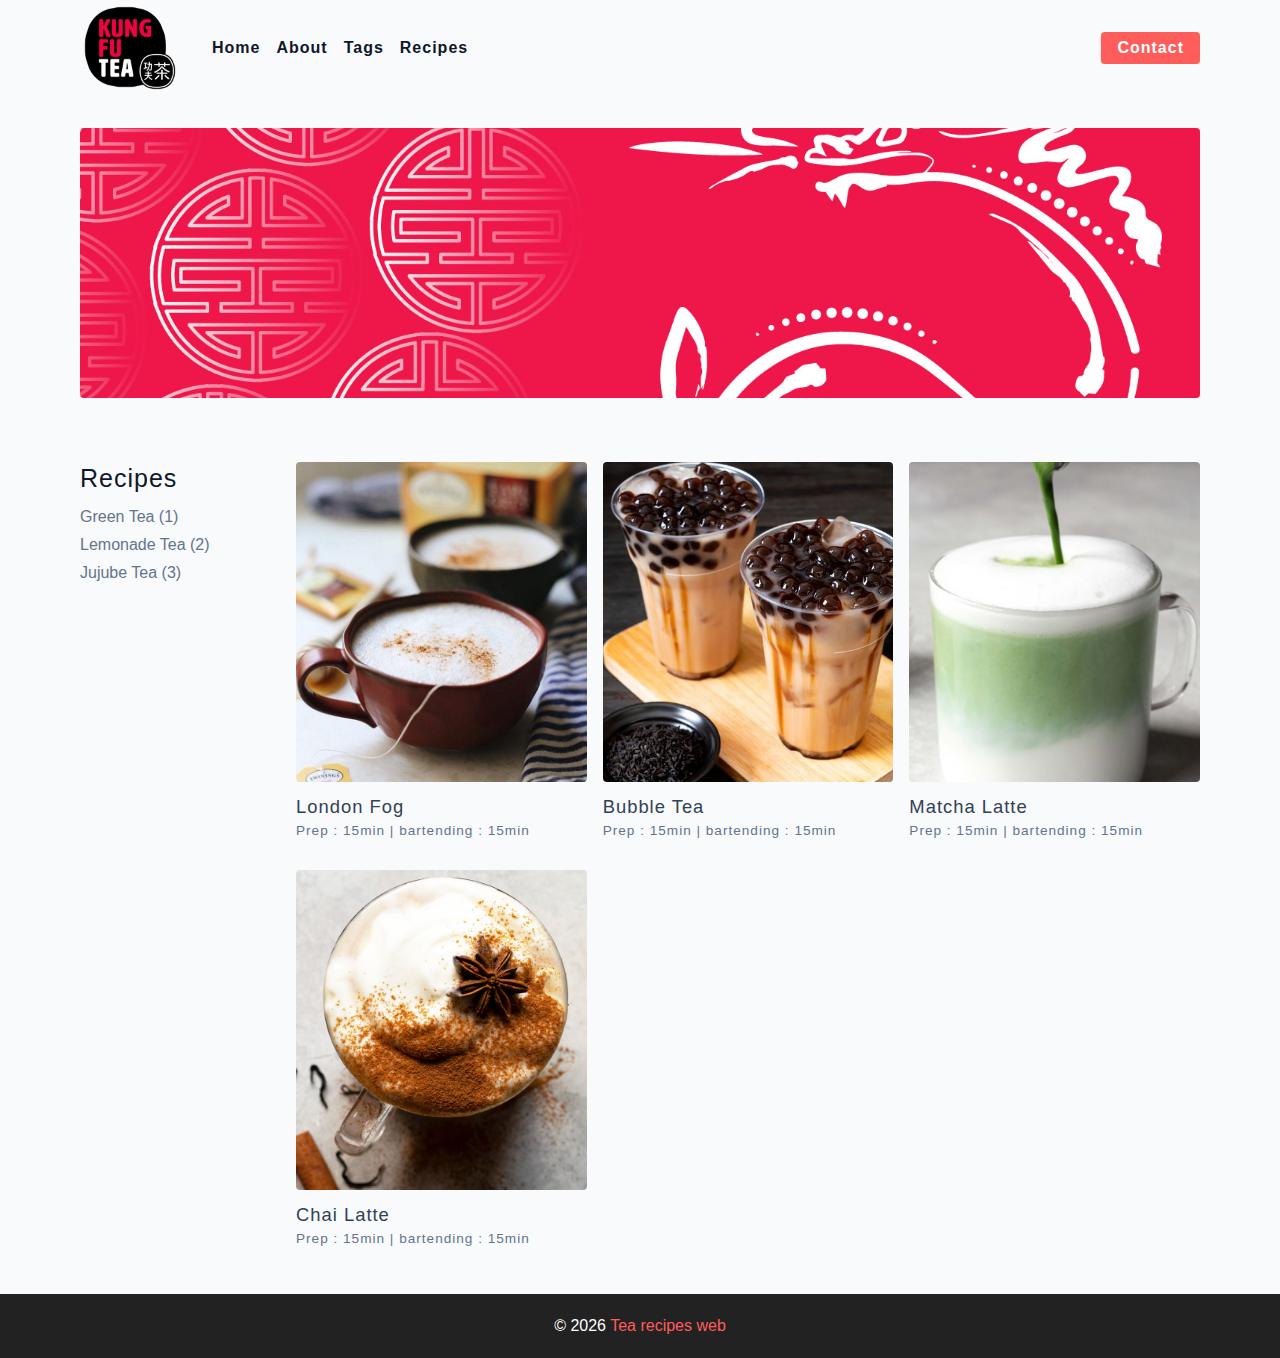
<file: index.html>
<!DOCTYPE html>
<html lang="en">
  <head>
    <meta charset="UTF-8" />
    <meta http-equiv="X-UA-Compatible" content="IE=edge" />
    <meta name="viewport" content="width=device-width, initial-scale=1.0" />
    <title>Tea recipes web</title>
    <!-- normalize -->
    <link rel="stylesheet" href="./css/normalize.css" />
    <!-- font-awesome -->
    <link
      rel="stylesheet"
      href="https://cdnjs.cloudflare.com/ajax/libs/font-awesome/5.14.0/css/all.min.css"
    />
    <!-- main css -->
    <link rel="stylesheet" href="./css/main.css" />
  </head>
  <body>
    <!-- nav  -->
    <nav class="navbar">
      <div class="nav-center">
        <div class="nav-header">
          <a href="index.html" class="nav-logo">
            <img src="./assets/LogoTea.png" alt="logo" />
          </a>
          <button class="nav-btn btn">
            <i class="fas fa-align-justify"></i>
          </button>
        </div>
        <div class="nav-links">
          <a href="index.html" class="nav-link"> home </a>
          <a href="about.html" class="nav-link"> about </a>
          <a href="tags.html" class="nav-link"> tags </a>
          <a href="recipes.html" class="nav-link"> recipes </a>

          <div class="nav-link contact-link">
            <a href="contact.html" class="btn"> contact </a>
          </div>
        </div>
      </div>
    </nav>
    <!-- end of nav -->
    <!-- main -->
    <main class="page">
      <!-- header -->
      <header class="hero">
        <div class="hero-container">
          <div class="hero-text">
            <!-- <h1>Milk Tea</h1>
            <h4>Ideas the family will love</h4> -->
          </div>
        </div>
      </header>
      <!-- end of header -->
      <section class="recipes-container">
        <!-- tag container -->
        <div class="tags-container">
          <h4>recipes</h4>
          <div class="tags-list">
            <a href="tag-template.html">Green Tea (1)</a>
            <a href="tag-template.html">Lemonade Tea (2)</a>
            <a href="tag-template.html">Jujube tea (3)</a>
          </div>
        </div>
        <!-- end of tag container -->
        <!-- recipes list -->
        <div class="recipes-list">
          <!-- single recipe -->
          <a href="single-recipe.html" class="recipe">
            <img
              src="./assets/recipes/london-fog-drink.jpg"
              class="img recipe-img"
              alt=""
            />
            <h5>London Fog</h5>
            <p>Prep : 15min | bartending : 15min</p>
          </a>
          <!-- end of single recipe -->
          <!-- single recipe -->
          <a href="single-recipe.html" class="recipe">
            <img
              src="./assets/recipes/bubble-tea.jpg"
              class="img recipe-img"
              alt=""
            />
            <h5>Bubble Tea</h5>
            <p>Prep : 15min | bartending : 15min</p>
          </a>
          <!-- end of single recipe -->
          <!-- single recipe -->
          <a href="single-recipe.html" class="recipe">
            <img
              src="./assets/recipes/matcha-green-tea-latte.jpg"
              class="img recipe-img"
              alt=""
            />
            <h5>Matcha Latte</h5>
            <p>Prep : 15min | bartending : 15min</p>
          </a>
          <!-- end of single recipe -->
          <!-- single recipe -->
          <a href="single-recipe.html" class="recipe">
            <img
              src="./assets/recipes/chai-latte-scratch.jpg"
              class="img recipe-img"
              alt=""
            />
            <h5>Chai Latte</h5>
            <p>Prep : 15min | bartending : 15min</p>
          </a>
          <!-- end of single recipe -->
        </div>
        <!-- end of recipes list -->
      </section>
    </main>
    <!-- end of main -->
    <!-- footer -->
    <footer class="page-footer">
      <p>
        &copy; <span id="date"></span>
        <span class="footer-logo">Tea recipes web</span>
        <a href="https://www.johnsmilga.com/"></a>
      </p>
    </footer>
    <script src="./js/app.js"></script>
  </body>
</html>
</file>
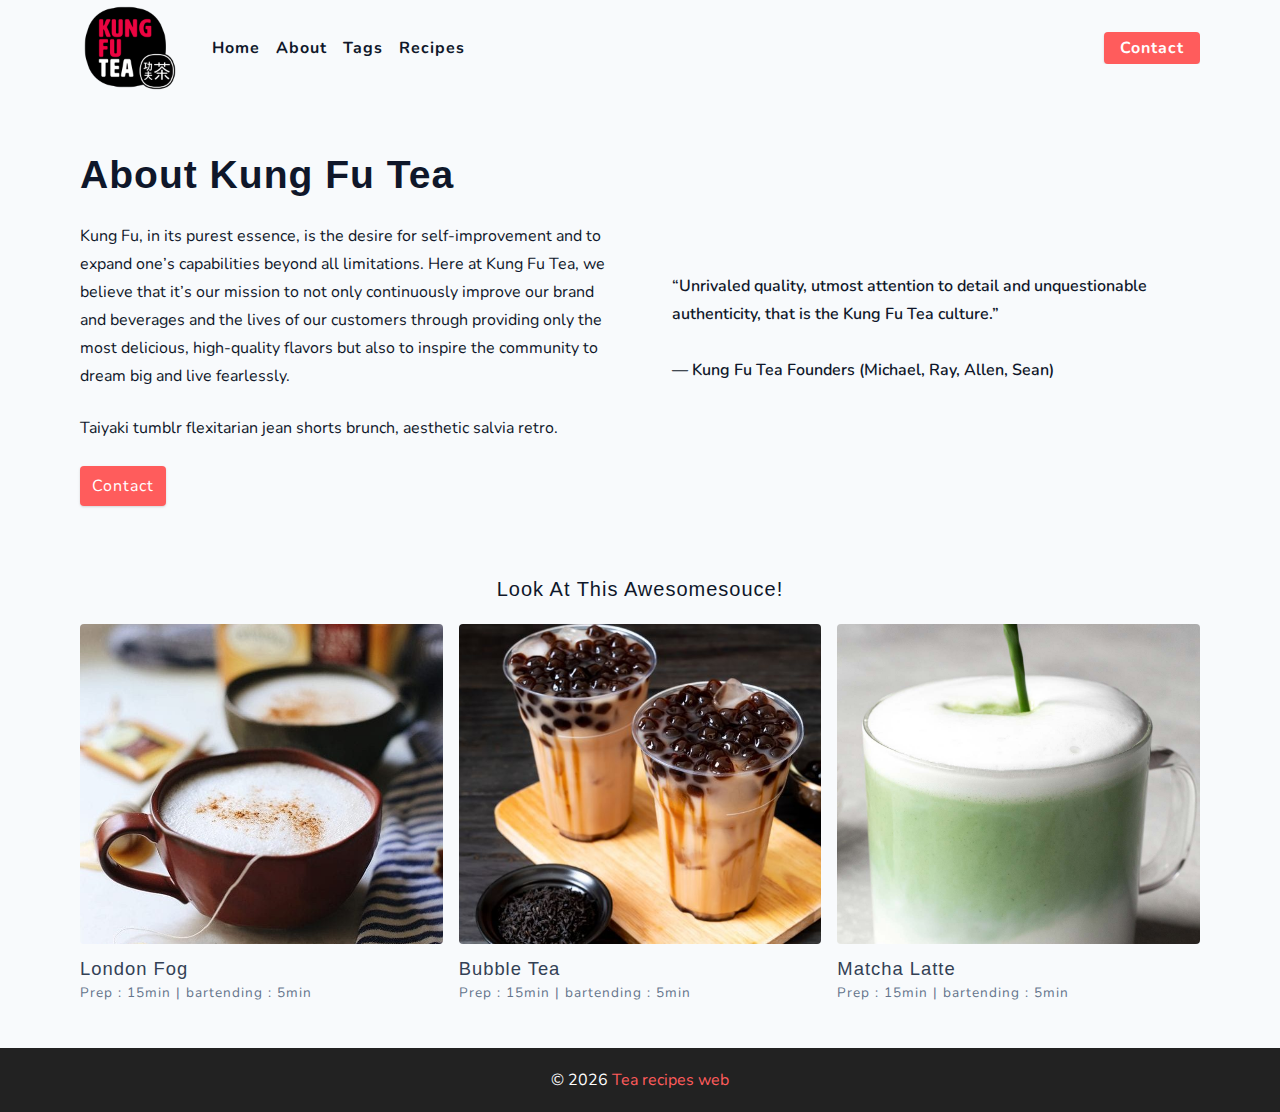
<file: about.html>
<!DOCTYPE html>
<html lang="en">
  <head>
    <meta charset="UTF-8" />
    <meta http-equiv="X-UA-Compatible" content="IE=edge" />
    <meta name="viewport" content="width=device-width, initial-scale=1.0" />
    <title>About KungFu</title>
    <!-- favicon -->
    <link rel="shortcut icon" href="./assets/favicon.ico" type="image/x-icon" />
    <!-- normalize -->
    <link rel="stylesheet" href="./css/normalize.css" />
    <!-- font-awesome -->
    <link
      rel="stylesheet"
      href="https://cdnjs.cloudflare.com/ajax/libs/font-awesome/5.14.0/css/all.min.css"
    />
    <!-- font-google -->
    <link
      href="https://fonts.googleapis.com/css2?family=Nunito:wght@700;900&display=swap"
      rel="stylesheet"
    />
    <!-- main css -->
    <link rel="stylesheet" href="./css/main.css" />
  </head>
  <body>
    <!-- nav  -->
    <nav class="navbar">
      <div class="nav-center">
        <div class="nav-header">
          <a href="index.html" class="nav-logo">
            <img src="./assets/LogoTea.png" alt="simply recipes" />
          </a>
          <button class="nav-btn btn">
            <i class="fas fa-align-justify"></i>
          </button>
        </div>
        <div class="nav-links">
          <a href="index.html" class="nav-link"> home </a>
          <a href="about.html" class="nav-link"> about </a>
          <a href="tags.html" class="nav-link"> tags </a>
          <a href="recipes.html" class="nav-link"> recipes </a>

          <div class="nav-link contact-link">
            <a href="contact.html" class="btn"> contact </a>
          </div>
        </div>
      </div>
    </nav>
    <!-- end of nav -->
    <main class="page">
      <section class="about-page">
        <article>
          <h2>About Kung Fu Tea</h2>
          <p>
            Kung Fu, in its purest essence, is the desire for self-improvement
            and to expand one’s capabilities beyond all limitations. Here at
            Kung Fu Tea, we believe that it’s our mission to not only
            continuously improve our brand and beverages and the lives of our
            customers through providing only the most delicious, high-quality
            flavors but also to inspire the community to dream big and live
            fearlessly.
          </p>
          <p>
            Taiyaki tumblr flexitarian jean shorts brunch, aesthetic salvia
            retro.
          </p>
          <a href="contact.html" class="btn"> contact </a>
        </article>
        <!-- needs fixes -->
        <div class="quoteAbout">
          “Unrivaled quality, utmost attention to detail and unquestionable
          authenticity, that is the Kung Fu Tea culture.”
          <br />
          <br />
          <div>— Kung Fu Tea Founders (Michael, Ray, Allen, Sean)</div>
        </div>
      </section>
      <section class="featured-recipes">
        <h5 class="featured-title">Look At This Awesomesouce!</h5>
        <div class="recipes-list">
          <!-- single recipe -->
          <a href="single-recipe.html" class="recipe">
            <img
              src="./assets/recipes/london-fog-drink.jpg"
              class="img recipe-img"
              alt=""
            />
            <h5>London Fog</h5>
            <p>Prep : 15min | bartending : 5min</p>
          </a>
          <!-- end of single recipe -->
          <!-- single recipe -->
          <a href="single-recipe.html" class="recipe">
            <img
              src="./assets/recipes/bubble-tea.jpg"
              class="img recipe-img"
              alt=""
            />
            <h5>Bubble Tea</h5>
            <p>Prep : 15min | bartending : 5min</p>
          </a>
          <!-- end of single recipe -->
          <!-- single recipe -->
          <a href="single-recipe.html" class="recipe">
            <img
              src="./assets/recipes/matcha-green-tea-latte.jpg"
              class="img recipe-img"
              alt=""
            />
            <h5>Matcha Latte</h5>
            <p>Prep : 15min | bartending : 5min</p>
          </a>
          <!-- end of single recipe -->
        </div>
      </section>
    </main>
    <!-- footer -->
    <footer class="page-footer">
      <p>
        &copy; <span id="date"></span>
        <span class="footer-logo">Tea recipes web</span>
        <a href="https://www.johnsmilga.com/"></a>
      </p>
    </footer>
    <script src="./js/app.js"></script>
  </body>
</html>
</file>
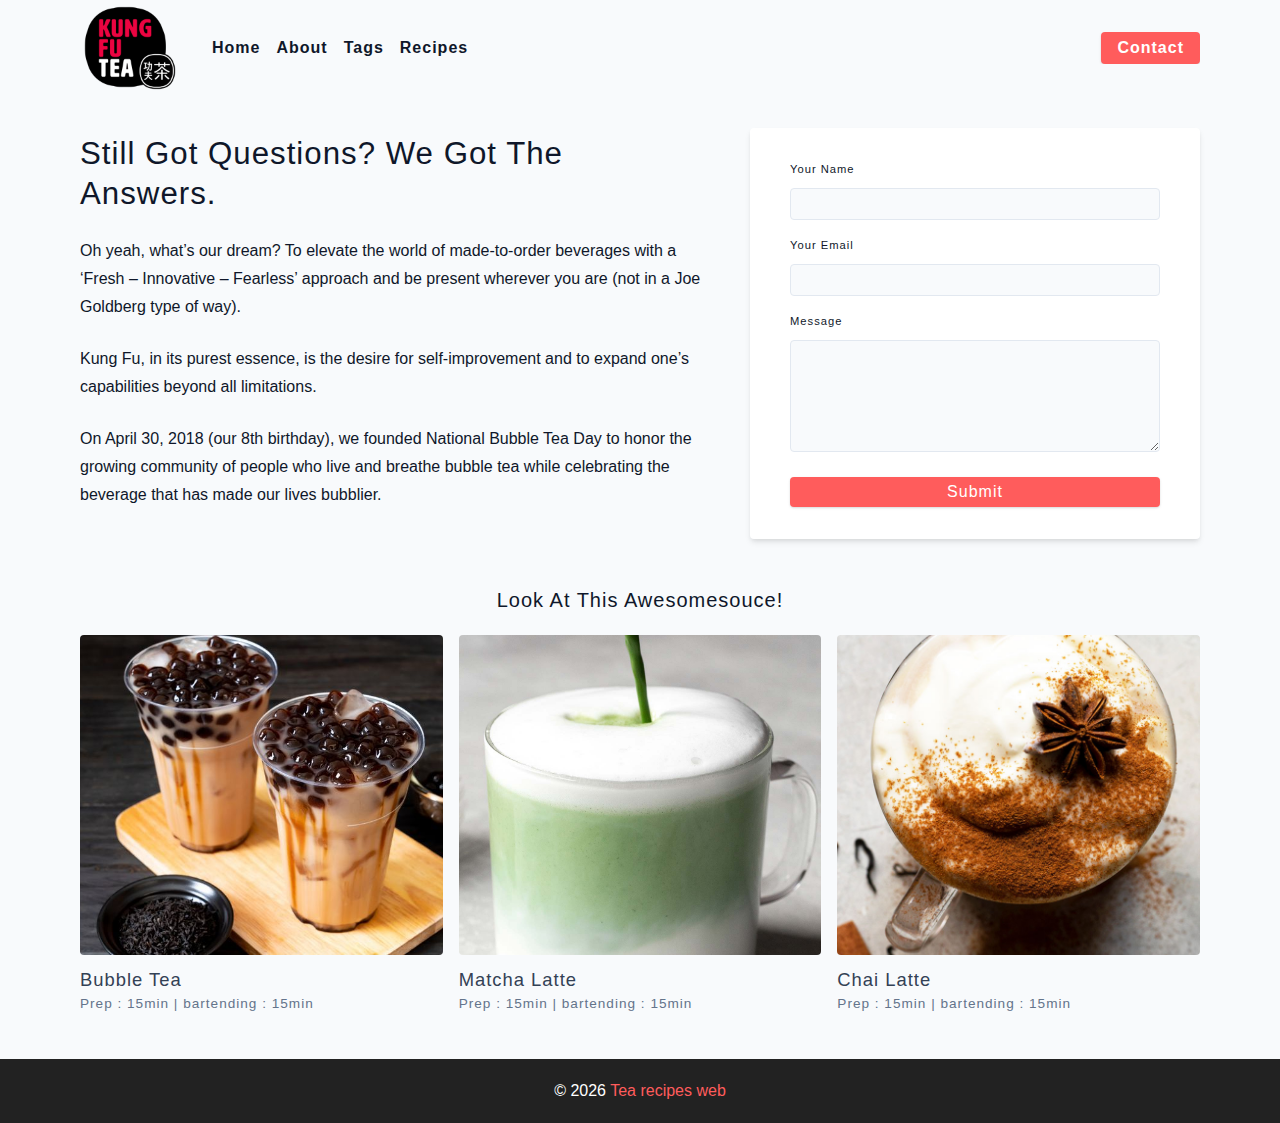
<file: contact.html>
<!DOCTYPE html>
<html lang="en">
  <head>
    <meta charset="UTF-8" />
    <meta http-equiv="X-UA-Compatible" content="IE=edge" />
    <meta name="viewport" content="width=device-width, initial-scale=1.0" />
    <title>Contact</title>
    <!-- favicon -->
    <link rel="shortcut icon" href="./assets/favicon.ico" type="image/x-icon" />
    <!-- normalize -->
    <link rel="stylesheet" href="./css/normalize.css" />
    <!-- font-awesome -->
    <link
      rel="stylesheet"
      href="https://cdnjs.cloudflare.com/ajax/libs/font-awesome/5.14.0/css/all.min.css"
    />
    <!-- main css -->
    <link rel="stylesheet" href="./css/main.css" />
  </head>
  <body>
    <!-- nav  -->
    <nav class="navbar">
      <div class="nav-center">
        <div class="nav-header">
          <a href="index.html" class="nav-logo">
            <img src="./assets/LogoTea.png" alt="simply recipes" />
          </a>
          <button class="nav-btn btn">
            <i class="fas fa-align-justify"></i>
          </button>
        </div>
        <div class="nav-links">
          <a href="index.html" class="nav-link"> home </a>
          <a href="about.html" class="nav-link"> about </a>
          <a href="tags.html" class="nav-link"> tags </a>
          <a href="recipes.html" class="nav-link"> recipes </a>

          <div class="nav-link contact-link">
            <a href="contact.html" class="btn"> contact </a>
          </div>
        </div>
      </div>
    </nav>
    <!-- end of nav -->
    <main class="page">
      <section class="contact-container">
        <article class="contact-info">
          <h3>Still Got questions? We got the answers.</h3>
          <p>
            Oh yeah, what’s our dream? To elevate the world of made-to-order
            beverages with a ‘Fresh – Innovative – Fearless’ approach and be
            present wherever you are (not in a Joe Goldberg type of way).
          </p>
          <p>
            Kung Fu, in its purest essence, is the desire for self-improvement
            and to expand one’s capabilities beyond all limitations.
          </p>
          <p>
            On April 30, 2018 (our 8th birthday), we founded National Bubble Tea
            Day to honor the growing community of people who live and breathe
            bubble tea while celebrating the beverage that has made our lives
            bubblier.
          </p>
        </article>
        <article>
          <form class="form contact-form">
            <div class="form-row">
              <label html="name" class="form-label">your name</label>
              <input type="text" name="name" id="name" class="form-input" />
            </div>
            <div class="form-row">
              <label html="email" class="form-label">your email</label>
              <input type="text" name="email" id="email" class="form-input" />
            </div>
            <div class="form-row">
              <label html="message" class="form-label">message</label>
              <textarea
                name="message"
                id="message"
                class="form-textarea"
              ></textarea>
            </div>
            <button type="submit" class="btn btn-block">submit</button>
          </form>
        </article>
      </section>
      <!-- featured recipes -->
      <section class="featured-recipes">
        <h5 class="featured-title">Look At This Awesomesouce!</h5>
        <div class="recipes-list">
          <!-- single recipe -->
          <a href="single-recipe.html" class="recipe">
            <img
              src="./assets/recipes/bubble-tea.jpg"
              class="img recipe-img"
              alt=""
            />
            <h5>Bubble Tea</h5>
            <p>Prep : 15min | bartending : 15min</p>
          </a>
          <!-- end of single recipe -->
          <!-- single recipe -->
          <a href="single-recipe.html" class="recipe">
            <img
              src="./assets/recipes/matcha-green-tea-latte.jpg"
              class="img recipe-img"
              alt=""
            />
            <h5>Matcha Latte</h5>
            <p>Prep : 15min | bartending : 15min</p>
          </a>
          <!-- end of single recipe -->
          <!-- single recipe -->
          <a href="single-recipe.html" class="recipe">
            <img
              src="./assets/recipes/chai-latte-scratch.jpg"
              class="img recipe-img"
              alt=""
            />
            <h5>Chai Latte</h5>
            <p>Prep : 15min | bartending : 15min</p>
          </a>
          <!-- end of single recipe -->
        </div>
      </section>
    </main>
    <!-- footer -->
    <footer class="page-footer">
      <p>
        &copy; <span id="date"></span>
        <span class="footer-logo">Tea recipes web</span>
        <a href="https://www.johnsmilga.com/"></a>
      </p>
    </footer>
    <script src="./js/app.js"></script>
  </body>
</html>
</file>
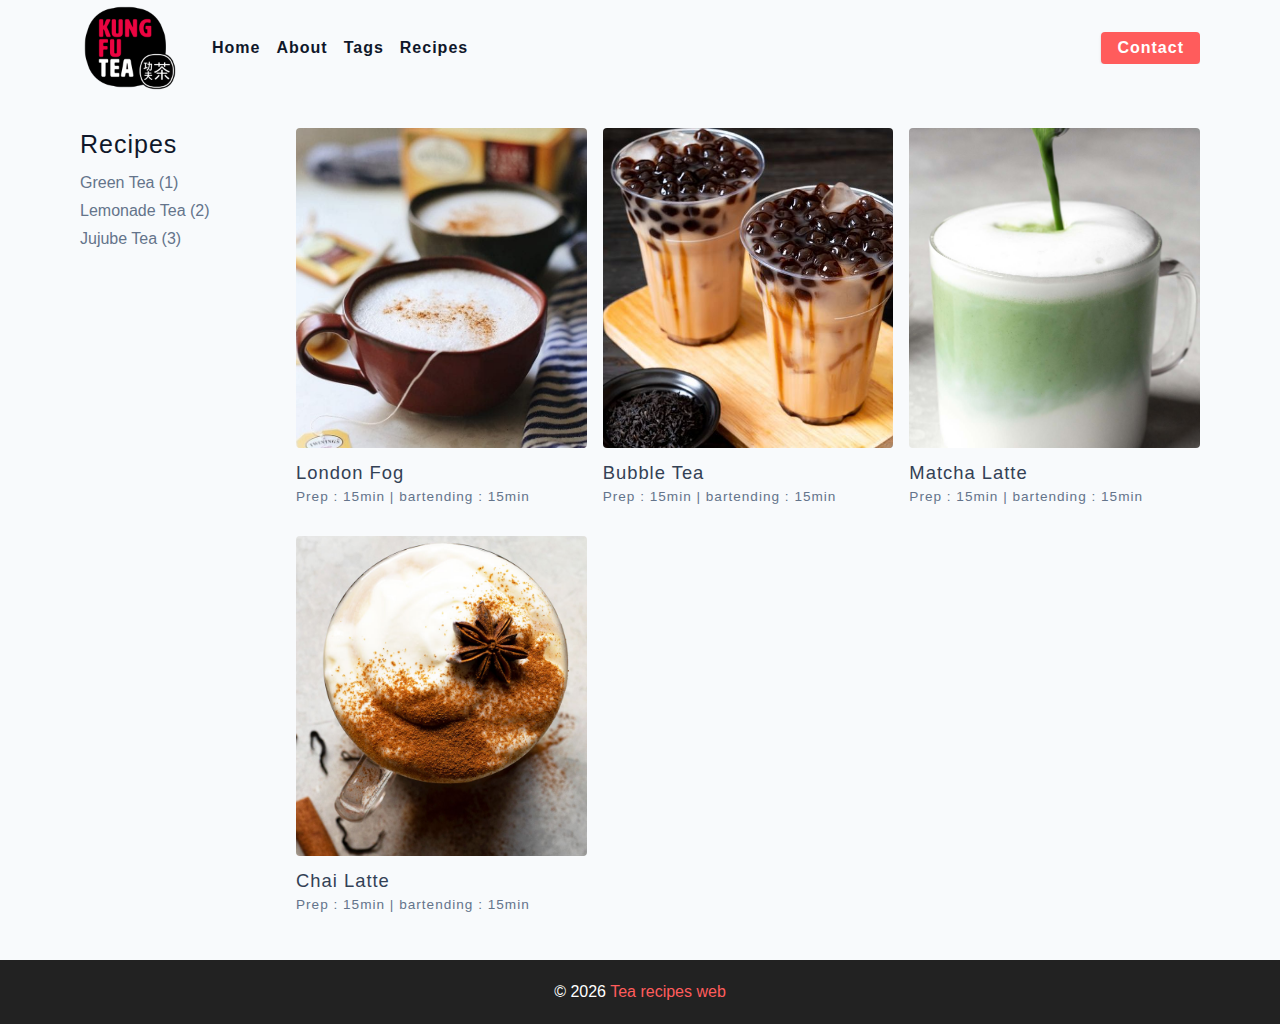
<file: recipes.html>
<!DOCTYPE html>
<html lang="en">
  <head>
    <meta charset="UTF-8" />
    <meta http-equiv="X-UA-Compatible" content="IE=edge" />
    <meta name="viewport" content="width=device-width, initial-scale=1.0" />
    <title>Recipes</title>
    <!-- favicon -->
    <link rel="shortcut icon" href="./assets/favicon.ico" type="image/x-icon" />
    <!-- normalize -->
    <link rel="stylesheet" href="./css/normalize.css" />
    <!-- font-awesome -->
    <link
      rel="stylesheet"
      href="https://cdnjs.cloudflare.com/ajax/libs/font-awesome/5.14.0/css/all.min.css"
    />
    <!-- main css -->
    <link rel="stylesheet" href="./css/main.css" />
  </head>
  <body>
    <!-- nav  -->
    <nav class="navbar">
      <div class="nav-center">
        <div class="nav-header">
          <a href="index.html" class="nav-logo">
            <img src="./assets/LogoTea.png" alt="simply recipes" />
          </a>
          <button class="nav-btn btn">
            <i class="fas fa-align-justify"></i>
          </button>
        </div>
        <div class="nav-links">
          <a href="index.html" class="nav-link"> home </a>
          <a href="about.html" class="nav-link"> about </a>
          <a href="tags.html" class="nav-link"> tags </a>
          <a href="recipes.html" class="nav-link"> recipes </a>

          <div class="nav-link contact-link">
            <a href="contact.html" class="btn"> contact </a>
          </div>
        </div>
      </div>
    </nav>
    <!-- end of nav -->
    <!-- main -->
    <main class="page">
      <section class="recipes-container">
        <!-- tag container -->
        <div class="tags-container">
          <h4>recipes</h4>
          <div class="tags-list">
            <a href="tag-template.html">Green Tea (1)</a>
            <a href="tag-template.html">Lemonade Tea (2)</a>
            <a href="tag-template.html">Jujube tea (3)</a>
          </div>
        </div>
        <!-- end of tag container -->
        <!-- recipes list -->
        <div class="recipes-list">
          <!-- single recipe -->
          <a href="single-recipe.html" class="recipe">
            <img
              src="./assets/recipes/london-fog-drink.jpg"
              class="img recipe-img"
              alt=""
            />
            <h5>London Fog</h5>
            <p>Prep : 15min | bartending : 15min</p>
          </a>
          <!-- end of single recipe -->
          <!-- single recipe -->
          <a href="single-recipe.html" class="recipe">
            <img
              src="./assets/recipes/bubble-tea.jpg"
              class="img recipe-img"
              alt=""
            />
            <h5>Bubble Tea</h5>
            <p>Prep : 15min | bartending : 15min</p>
          </a>
          <!-- end of single recipe -->
          <!-- single recipe -->
          <a href="single-recipe.html" class="recipe">
            <img
              src="./assets/recipes/matcha-green-tea-latte.jpg"
              class="img recipe-img"
              alt=""
            />
            <h5>Matcha Latte</h5>
            <p>Prep : 15min | bartending : 15min</p>
          </a>
          <!-- end of single recipe -->
          <!-- single recipe -->
          <a href="single-recipe.html" class="recipe">
            <img
              src="./assets/recipes/chai-latte-scratch.jpg"
              class="img recipe-img"
              alt=""
            />
            <h5>Chai Latte</h5>
            <p>Prep : 15min | bartending : 15min</p>
          </a>
          <!-- end of single recipe -->
        </div>
      </section>
    </main>
    <!-- end of main -->
    <!-- footer -->
    <footer class="page-footer">
      <p>
        &copy; <span id="date"></span>
        <span class="footer-logo">Tea recipes web</span>
        <a href="https://www.johnsmilga.com/"></a>
      </p>
    </footer>
    <script src="./js/app.js"></script>
  </body>
</html>
</file>
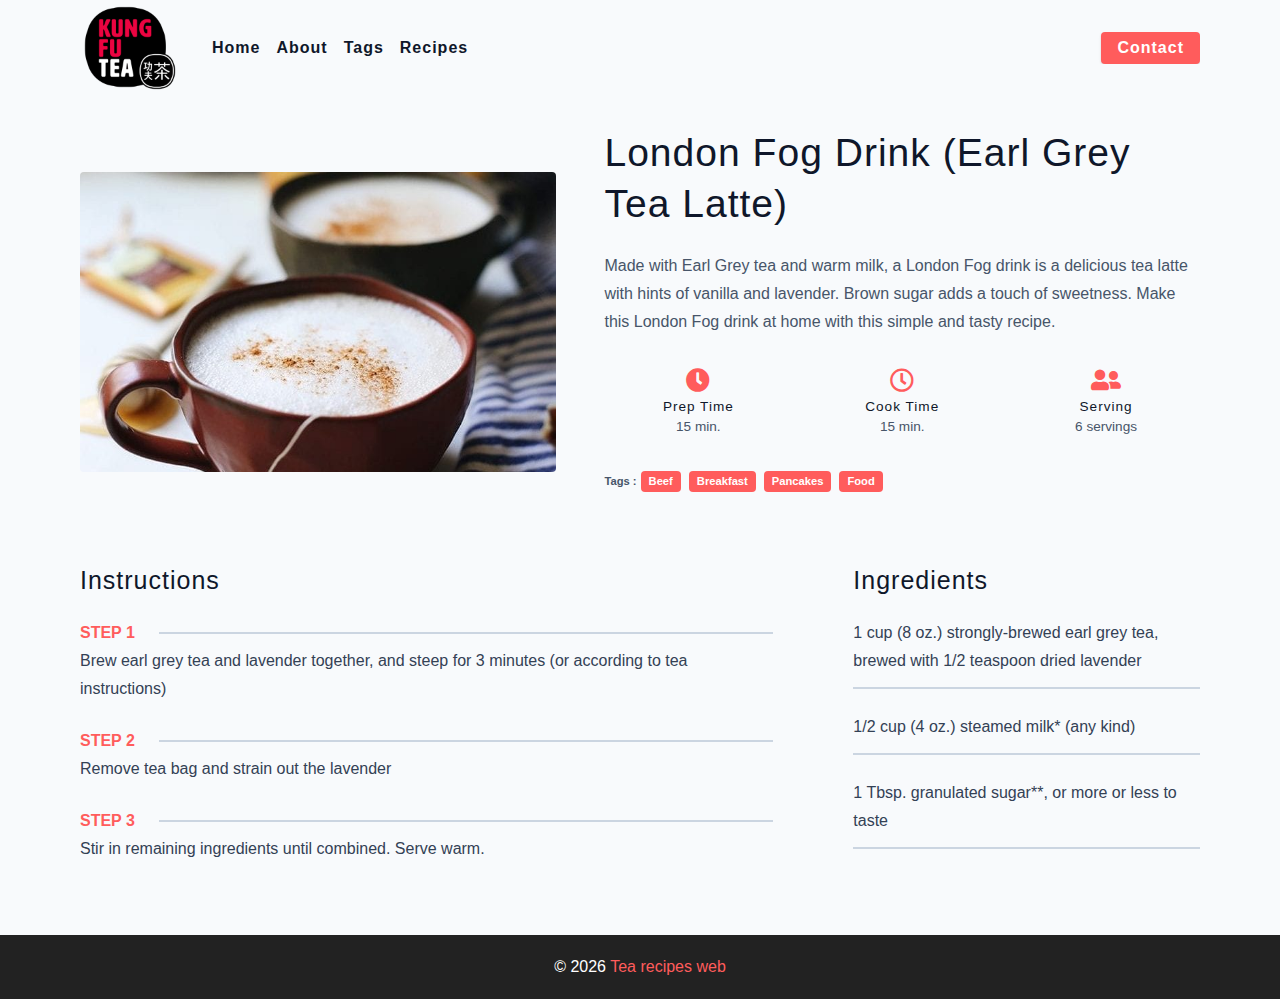
<file: single-recipe.html>
<!DOCTYPE html>
<html lang="en">
  <head>
    <meta charset="UTF-8" />
    <meta http-equiv="X-UA-Compatible" content="IE=edge" />
    <meta name="viewport" content="width=device-width, initial-scale=1.0" />
    <title>Single Recipe</title>
    <!-- favicon -->
    <link rel="shortcut icon" href="./assets/favicon.ico" type="image/x-icon" />
    <!-- normalize -->
    <link rel="stylesheet" href="./css/normalize.css" />
    <!-- font-awesome -->
    <link
      rel="stylesheet"
      href="https://cdnjs.cloudflare.com/ajax/libs/font-awesome/5.14.0/css/all.min.css"
    />
    <!-- main css -->
    <link rel="stylesheet" href="./css/main.css" />
  </head>
  <body>
    <!-- nav  -->
    <nav class="navbar">
      <div class="nav-center">
        <div class="nav-header">
          <a href="index.html" class="nav-logo">
            <img src="./assets/LogoTea.png" alt="simply recipes" />
          </a>
          <button class="nav-btn btn">
            <i class="fas fa-align-justify"></i>
          </button>
        </div>
        <div class="nav-links">
          <a href="index.html" class="nav-link"> home </a>
          <a href="about.html" class="nav-link"> about </a>
          <a href="tags.html" class="nav-link"> tags </a>
          <a href="recipes.html" class="nav-link"> recipes </a>

          <div class="nav-link contact-link">
            <a href="contact.html" class="btn"> contact </a>
          </div>
        </div>
      </div>
    </nav>
    <!-- end of nav -->
    <main class="page">
      <div class="recipe-page">
        <section class="recipe-hero">
          <img
            src="./assets/recipes/london-fog-drink.jpg"
            class="img recipe-hero-img"
          />
          <article class="recipe-info">
            <h2>London Fog Drink (Earl Grey Tea Latte)</h2>
            <p>
              Made with Earl Grey tea and warm milk, a London Fog drink is a
              delicious tea latte with hints of vanilla and lavender. Brown
              sugar adds a touch of sweetness. Make this London Fog drink at
              home with this simple and tasty recipe.
            </p>
            <div class="recipe-icons">
              <article>
                <i class="fas fa-clock"></i>
                <h5>prep time</h5>
                <p>15 min.</p>
              </article>
              <article>
                <i class="far fa-clock"></i>
                <h5>cook time</h5>
                <p>15 min.</p>
              </article>
              <article>
                <i class="fas fa-user-friends"></i>
                <h5>serving</h5>
                <p>6 servings</p>
              </article>
            </div>
            <p class="recipe-tags">
              Tags : <a href="tag-template.html">beef</a>
              <a href="tag-template.html">breakfast</a>
              <a href="tag-template.html">pancakes</a>
              <a href="tag-template.html">food</a>
            </p>
          </article>
        </section>
        <!-- content -->
        <section class="recipe-content">
          <article>
            <h4>instructions</h4>
            <!-- single instruction -->
            <div class="single-instruction">
              <header>
                <p>step 1</p>
                <div></div>
              </header>
              <p>
                Brew earl grey tea and lavender together, and steep for 3
                minutes (or according to tea instructions)
              </p>
            </div>
            <!-- end of single instruction -->
            <!-- single instruction -->
            <div class="single-instruction">
              <header>
                <p>step 2</p>
                <div></div>
              </header>
              <p>Remove tea bag and strain out the lavender</p>
            </div>
            <!-- end of single instruction -->
            <!-- single instruction -->
            <div class="single-instruction">
              <header>
                <p>step 3</p>
                <div></div>
              </header>
              <p>Stir in remaining ingredients until combined. Serve warm.</p>
            </div>
            <!-- end of single instruction -->
          </article>
          <article class="second-column">
            <div>
              <h4>ingredients</h4>
              <p class="single-ingredient">
                1 cup (8 oz.) strongly-brewed earl grey tea, brewed with 1/2
                teaspoon dried lavender
              </p>
              <p class="single-ingredient">
                1/2 cup (4 oz.) steamed milk* (any kind)
              </p>
              <p class="single-ingredient">
                1 Tbsp. granulated sugar**, or more or less to taste
              </p>
            </div>
          </article>
        </section>
      </div>
    </main>
    <!-- footer -->
    <footer class="page-footer">
      <p>
        &copy; <span id="date"></span>
        <span class="footer-logo">Tea recipes web</span>
        <a href="https://www.johnsmilga.com/"></a>
      </p>
    </footer>
    <script src="./js/app.js"></script>
  </body>
</html>
</file>
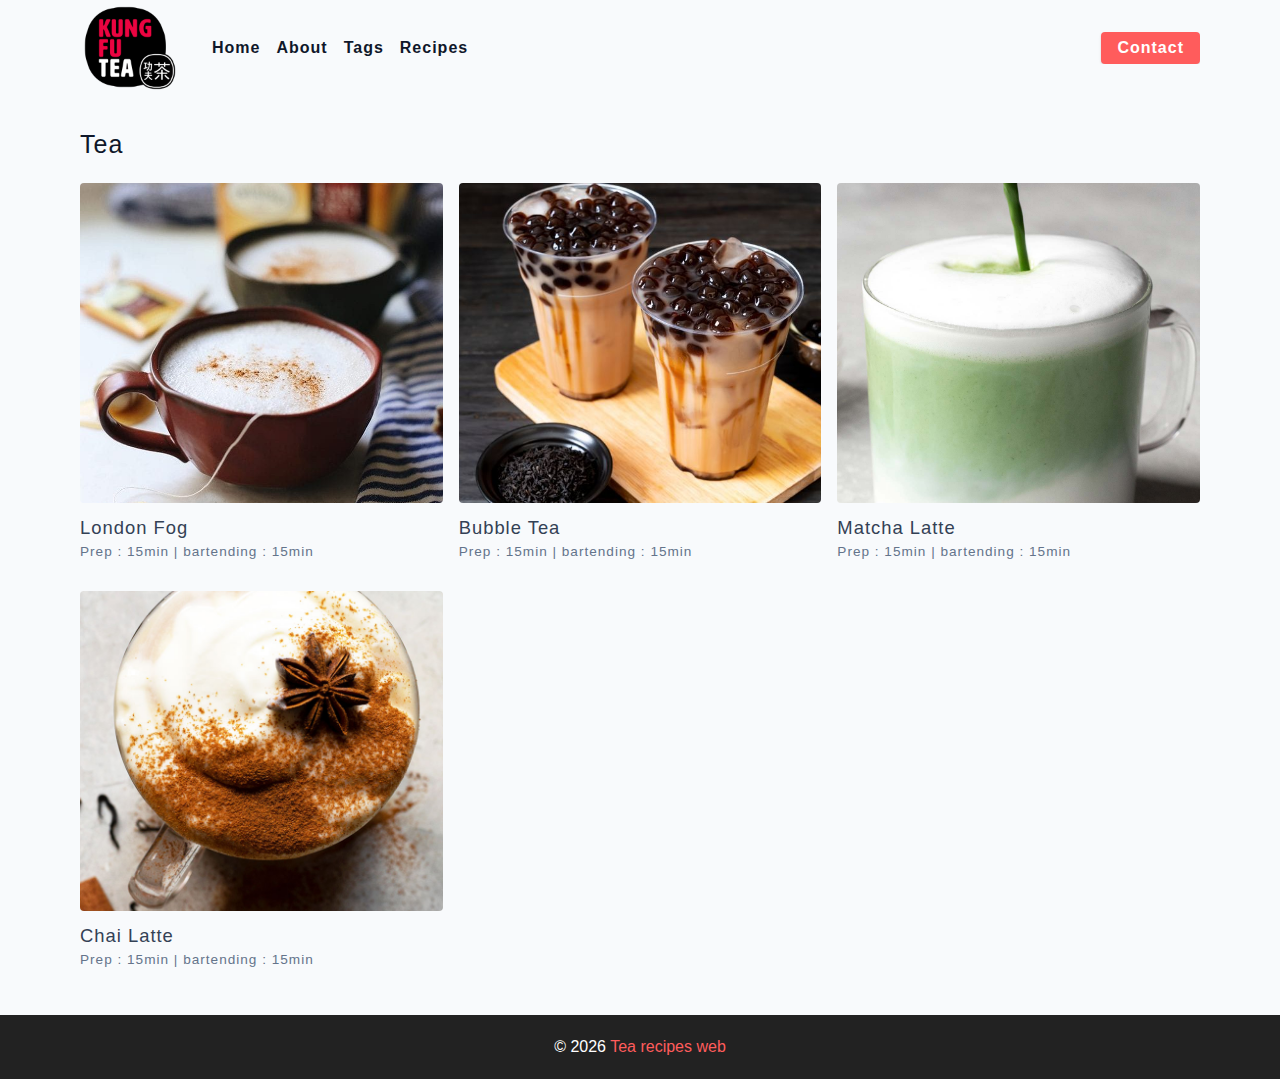
<file: tag-template.html>
<!DOCTYPE html>
<html lang="en">
  <head>
    <meta charset="UTF-8" />
    <meta http-equiv="X-UA-Compatible" content="IE=edge" />
    <meta name="viewport" content="width=device-width, initial-scale=1.0" />
    <title>Recipe Template</title>
    <!-- favicon -->
    <link rel="shortcut icon" href="./assets/favicon.ico" type="image/x-icon" />
    <!-- normalize -->
    <link rel="stylesheet" href="./css/normalize.css" />
    <!-- font-awesome -->
    <link
      rel="stylesheet"
      href="https://cdnjs.cloudflare.com/ajax/libs/font-awesome/5.14.0/css/all.min.css"
    />
    <!-- main css -->
    <link rel="stylesheet" href="./css/main.css" />
  </head>
  <body>
    <!-- nav  -->
    <nav class="navbar">
      <div class="nav-center">
        <div class="nav-header">
          <a href="index.html" class="nav-logo">
            <img src="./assets/LogoTea.png" alt="simply recipes" />
          </a>
          <button class="nav-btn btn">
            <i class="fas fa-align-justify"></i>
          </button>
        </div>
        <div class="nav-links">
          <a href="index.html" class="nav-link"> home </a>
          <a href="about.html" class="nav-link"> about </a>
          <a href="tags.html" class="nav-link"> tags </a>
          <a href="recipes.html" class="nav-link"> recipes </a>

          <div class="nav-link contact-link">
            <a href="contact.html" class="btn"> contact </a>
          </div>
        </div>
      </div>
    </nav>
    <!-- end of nav -->
    <main class="page">
      <div class="featured-recipes">
        <h4>Tea</h4>
        <!-- recipes list -->
        <div class="recipes-list">
          <!-- single recipe -->
          <a href="single-recipe.html" class="recipe">
            <img
              src="./assets/recipes/london-fog-drink.jpg"
              class="img recipe-img"
              alt=""
            />
            <h5>London Fog</h5>
            <p>Prep : 15min | bartending : 15min</p>
          </a>
          <!-- end of single recipe -->
          <!-- single recipe -->
          <a href="single-recipe.html" class="recipe">
            <img
              src="./assets/recipes/bubble-tea.jpg"
              class="img recipe-img"
              alt=""
            />
            <h5>Bubble Tea</h5>
            <p>Prep : 15min | bartending : 15min</p>
          </a>
          <!-- end of single recipe -->
          <!-- single recipe -->
          <a href="single-recipe.html" class="recipe">
            <img
              src="./assets/recipes/matcha-green-tea-latte.jpg"
              class="img recipe-img"
              alt=""
            />
            <h5>Matcha Latte</h5>
            <p>Prep : 15min | bartending : 15min</p>
          </a>
          <!-- end of single recipe -->
          <!-- single recipe -->
          <a href="single-recipe.html" class="recipe">
            <img
              src="./assets/recipes/chai-latte-scratch.jpg"
              class="img recipe-img"
              alt=""
            />
            <h5>Chai Latte</h5>
            <p>Prep : 15min | bartending : 15min</p>
          </a>
          <!-- end of single recipe -->
        </div>
        <!-- end of recipe list -->
      </div>
    </main>
    <!-- footer -->
    <footer class="page-footer">
      <p>
        &copy; <span id="date"></span>
        <span class="footer-logo">Tea recipes web</span>
        <a href="https://www.johnsmilga.com/"></a>
      </p>
    </footer>
    <script src="./js/app.js"></script>
  </body>
</html>
</file>
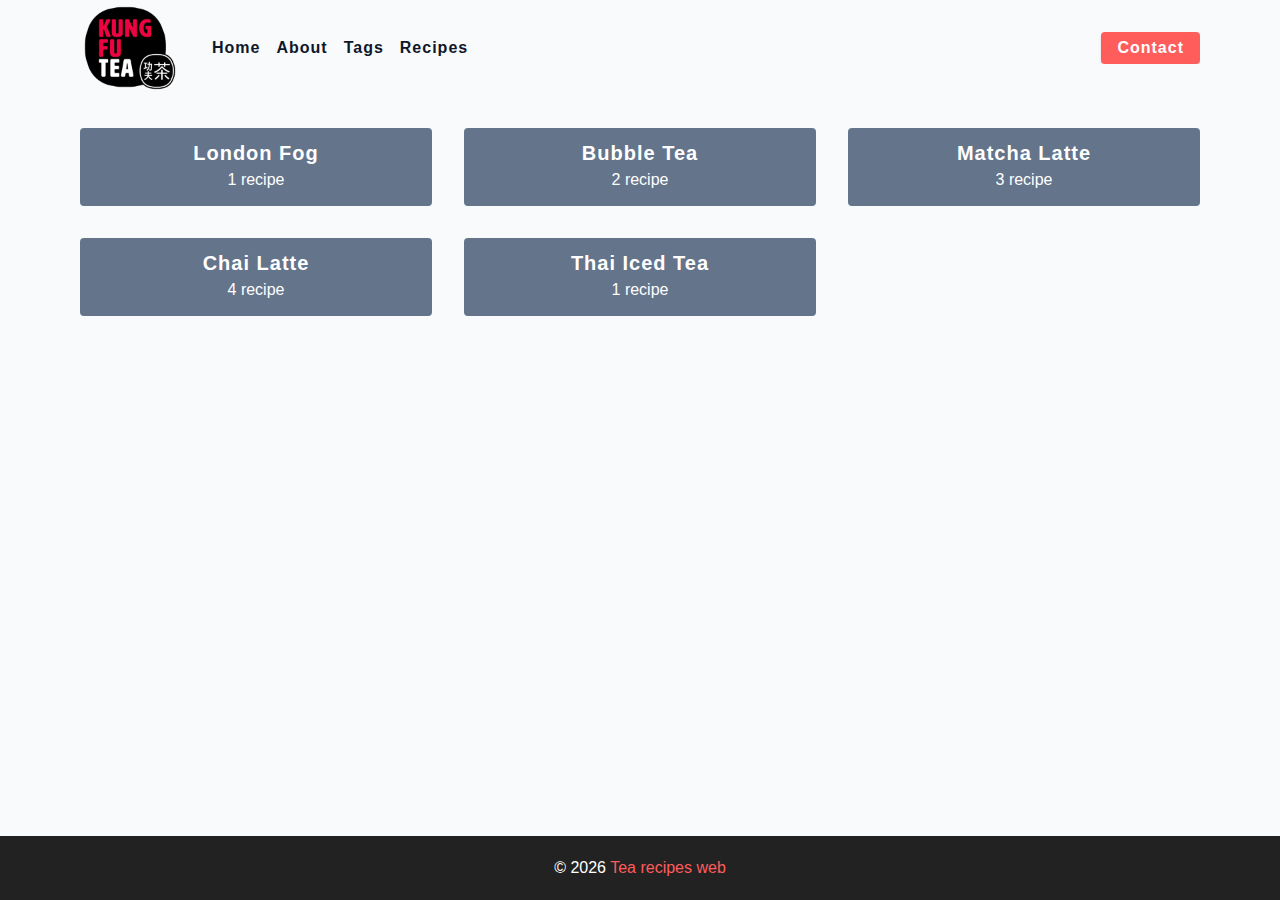
<file: tags.html>
<!DOCTYPE html>
<html lang="en">
  <head>
    <meta charset="UTF-8" />
    <meta http-equiv="X-UA-Compatible" content="IE=edge" />
    <meta name="viewport" content="width=device-width, initial-scale=1.0" />
    <title>Tags</title>
    <!-- favicon -->
    <link rel="shortcut icon" href="./assets/favicon.ico" type="image/x-icon" />
    <!-- normalize -->
    <link rel="stylesheet" href="./css/normalize.css" />
    <!-- font-awesome -->
    <link
      rel="stylesheet"
      href="https://cdnjs.cloudflare.com/ajax/libs/font-awesome/5.14.0/css/all.min.css"
    />
    <!-- main css -->
    <link rel="stylesheet" href="./css/main.css" />
  </head>
  <body>
    <!-- nav  -->
    <nav class="navbar">
      <div class="nav-center">
        <div class="nav-header">
          <a href="index.html" class="nav-logo">
            <img src="./assets/LogoTea.png" alt="simply recipes" />
          </a>
          <button class="nav-btn btn">
            <i class="fas fa-align-justify"></i>
          </button>
        </div>
        <div class="nav-links">
          <a href="index.html" class="nav-link"> home </a>
          <a href="about.html" class="nav-link"> about </a>
          <a href="tags.html" class="nav-link"> tags </a>
          <a href="recipes.html" class="nav-link"> recipes </a>

          <div class="nav-link contact-link">
            <a href="contact.html" class="btn"> contact </a>
          </div>
        </div>
      </div>
    </nav>
    <!-- end of nav -->
    <main class="page">
      <section class="tags-wrapper">
        <!-- single tag -->
        <a href="tag-template.html" class="tag">
          <h5>London Fog</h5>
          <p>1 recipe</p>
        </a>
        <!-- end of single tag -->
        <!-- single tag -->
        <a href="tag-template.html" class="tag">
          <h5>Bubble Tea</h5>
          <p>2 recipe</p>
        </a>
        <!-- end of single tag -->
        <!-- single tag -->
        <a href="tag-template.html" class="tag">
          <h5>Matcha Latte</h5>
          <p>3 recipe</p>
        </a>
        <!-- end of single tag -->
        <!-- single tag -->
        <a href="tag-template.html" class="tag">
          <h5>Chai Latte</h5>
          <p>4 recipe</p>
        </a>
        <!-- end of single tag -->
        <!-- single tag -->
        <a href="tag-template.html" class="tag">
          <h5>Thai Iced Tea</h5>
          <p>1 recipe</p>
        </a>
        <!-- end of single tag -->
      </section>
    </main>
    <!-- footer -->
    <footer class="page-footer">
      <p>
        &copy; <span id="date"></span>
        <span class="footer-logo">Tea recipes web</span>
        <a href="https://www.johnsmilga.com/"></a>
      </p>
    </footer>
    <script src="./js/app.js"></script>
  </body>
</html>
</file>
<file: css/main.css>
*,
::after,
::before {
  box-sizing: border-box;
}
/* fonts */

@import url("https://fonts.googleapis.com/css2?family=Roboto:wght@400;500;600&family=Montserrat&display=swap");
html {
  font-size: 100%;
} /*16px*/

:root {
  /* colors */
  --primary-100: #ffe0e0;
  --primary-200: #ffbebe;
  --primary-300: #ff9d9d;
  --primary-400: #ff7d7d;
  --primary-500: #ff5c5c;
  --primary-600: #cc4a4a;
  --primary-700: #993737;
  --primary-800: #662525;
  --primary-900: #331212;

  /* grey */
  --grey-50: #f8fafc;
  --grey-100: #f1f5f9;
  --grey-200: #e2e8f0;
  --grey-300: #cbd5e1;
  --grey-400: #94a3b8;
  --grey-500: #64748b;
  --grey-600: #475569;
  --grey-700: #334155;
  --grey-800: #1e293b;
  --grey-900: #0f172a;
  /* rest of the colors */
  --black: #222;
  --white: #fff;
  --red-light: #f8d7da;
  --red-dark: #842029;
  --green-light: #d1e7dd;
  --green-dark: #0f5132;

  /* fonts  */
  --headingFont: "Roboto", sans-serif;
  --bodyFont: "Nunito", sans-serif;
  --smallText: 0.7em;
  /* rest of the vars */
  --backgroundColor: var(--grey-50);
  --textColor: var(--grey-900);
  --borderRadius: 0.25rem;
  --letterSpacing: 1px;
  --transition: 0.3s ease-in-out all;
  --max-width: 1120px;
  --fixed-width: 600px;

  /* box shadow*/
  --shadow-1: 0 1px 3px 0 rgba(0, 0, 0, 0.1), 0 1px 2px 0 rgba(0, 0, 0, 0.06);
  --shadow-2: 0 4px 6px -1px rgba(0, 0, 0, 0.1),
    0 2px 4px -1px rgba(0, 0, 0, 0.06);
  --shadow-3: 0 10px 15px -3px rgba(0, 0, 0, 0.1),
    0 4px 6px -2px rgba(0, 0, 0, 0.05);
  --shadow-4: 0 20px 25px -5px rgba(0, 0, 0, 0.1),
    0 10px 10px -5px rgba(0, 0, 0, 0.04);
}

body {
  background: var(--backgroundColor);
  font-family: var(--bodyFont);
  font-weight: 400;
  line-height: 1.75;
  color: var(--textColor);
}

p {
  margin-top: 0;
  margin-bottom: 1.5rem;
  max-width: 40em;
}

h1,
h2,
h3,
h4,
h5 {
  margin: 0;
  margin-bottom: 1.38rem;
  font-family: var(--headingFont);
  font-weight: 400;
  line-height: 1.3;
  text-transform: capitalize;
  letter-spacing: var(--letterSpacing);
}

h1 {
  margin-top: 0;
  font-size: 3.052rem;
}

h2 {
  font-size: 2.441rem;
}

h3 {
  font-size: 1.953rem;
}

h4 {
  font-size: 1.563rem;
}

h5 {
  font-size: 1.25rem;
}

small,
.text-small {
  font-size: var(--smallText);
}

a {
  text-decoration: none;
}
ul {
  list-style-type: none;
  padding: 0;
}

.img {
  width: 100%;
  display: block;
  object-fit: cover;
}
/* buttons */

.btn {
  cursor: pointer;
  color: var(--white);
  background: var(--primary-500);
  border: transparent;
  border-radius: var(--borderRadius);
  letter-spacing: var(--letterSpacing);
  padding: 0.375rem 0.75rem;
  box-shadow: var(--shadow-1);
  transition: var(--transtion);
  text-transform: capitalize;
  display: inline-block;
}
.btn:hover {
  background: var(--primary-700);
  box-shadow: var(--shadow-3);
}
.btn-hipster {
  color: var(--primary-500);
  background: var(--primary-200);
}
.btn-hipster:hover {
  color: var(--primary-200);
  background: var(--primary-700);
}
.btn-block {
  width: 100%;
}

/* alerts */
.alert {
  padding: 0.375rem 0.75rem;
  margin-bottom: 1rem;
  border-color: transparent;
  border-radius: var(--borderRadius);
}

.alert-danger {
  color: var(--red-dark);
  background: var(--red-light);
}
.alert-success {
  color: var(--green-dark);
  background: var(--green-light);
}
/* form */

.form {
  width: 90vw;
  max-width: var(--fixed-width);
  background: var(--white);
  border-radius: var(--borderRadius);
  box-shadow: var(--shadow-2);
  padding: 2rem 2.5rem;
  margin: 3rem auto;
}
.form-label {
  display: block;
  font-size: var(--smallText);
  margin-bottom: 0.5rem;
  text-transform: capitalize;
  letter-spacing: var(--letterSpacing);
}
.form-input,
.form-textarea {
  width: 100%;
  padding: 0.375rem 0.75rem;
  border-radius: var(--borderRadius);
  background: var(--backgroundColor);
  border: 1px solid var(--grey-200);
}

.form-row {
  margin-bottom: 1rem;
}

.form-textarea {
  height: 7rem;
}
::placeholder {
  font-family: inherit;
  color: var(--grey-400);
}
.form-alert {
  color: var(--red-dark);
  letter-spacing: var(--letterSpacing);
  text-transform: capitalize;
}
/* alert */

@keyframes spinner {
  to {
    transform: rotate(360deg);
  }
}

.loading {
  width: 6rem;
  height: 6rem;
  border: 5px solid var(--grey-400);
  border-radius: 50%;
  border-top-color: var(--primary-500);
  animation: spinner 0.6s linear infinite;
}
.loading {
  margin: 0 auto;
}
/* title */

.title {
  text-align: center;
}

.title-underline {
  background: var(--primary-500);
  width: 7rem;
  height: 0.25rem;
  margin: 0 auto;
  margin-top: -1rem;
}

/*
=============== 
Navbar
===============
*/

.navbar {
  display: flex;
  align-items: center;
  justify-content: center;
}
.nav-center {
  width: 90vw;
  max-width: var(--max-width);
}
.nav-header {
  height: 6rem;
  display: flex;
  justify-content: space-between;
  align-items: center;
}
.nav-header img {
  width: 200px;
}
.nav-logo {
  display: flex;
  align-items: flex-end;
}
.nav-logo > img {
  width: 100px;
  height: 100px;
}
.nav-btn {
  padding: 0.15rem 0.75rem;
}
.nav-btn i {
  font-size: 1.25rem;
}
.nav-links {
  height: 0;
  overflow: hidden;
  display: flex;
  flex-direction: column;
  transition: var(--transition);
}
.show-links {
  height: 23.9375rem;
}

.nav-link {
  display: block;
  text-align: center;
  font-size: 1.25rem;
  font-weight: 700;
  text-transform: capitalize;
  color: var(--grey-900);
  letter-spacing: var(--letterSpacing);
  padding: 1rem 0;
  border-top: 1px solid var(--grey-500);
  transition: var(--transition);
}
.nav-link:hover {
  color: var(--primary-500);
}

.contact-link a {
  padding: 0.15rem 1rem;
}

@media screen and (min-width: 992px) {
  .navbar {
    height: 6rem;
  }
  .nav-center {
    display: flex;
    align-items: center;
  }
  .nav-header {
    padding: 0;
    margin-right: 2rem;
    height: auto;
  }

  .nav-btn {
    display: none;
  }
  .nav-links {
    height: auto !important;
    flex-direction: row;
    align-items: center;
    width: 100%;
  }
  .nav-link {
    padding: 0;
    border-top: none;
    margin-right: 1rem;
    font-size: 1rem;
  }
  .contact-link {
    margin-right: 0;
    margin-left: auto;
  }
}
/*
=============== 
Page
===============
*/

.page {
  width: 90vw;
  max-width: var(--max-width);
  margin: 0 auto;
}
.page {
  padding-top: 2rem;
  min-height: calc(100vh - (6rem + 4rem));
}
/*
=============== 
Footer
===============
*/

.page-footer {
  text-align: center;
  height: 4rem;
  display: flex;
  align-items: center;
  justify-content: center;
  background: var(--black);
  color: var(--white);
}
.page-footer h5 {
  margin-top: 0;
  margin-bottom: 0;
}
.page-footer p {
  margin-bottom: 0;
}
.page-footer .footer-logo,
.page-footer a {
  color: var(--primary-500);
}
/*
=============== 
Hero
===============
*/

.hero {
  height: 30vh;
  position: relative;
  margin-bottom: 4rem;
  background: url("../assets/teaBanner-2.jpg") center/cover no-repeat;
  border-radius: var(--borderRadius);
}
.hero-container {
  position: absolute;
  top: 0;
  left: 0;
  width: 100%;
  height: 100%;
  display: flex;
  align-items: center;
  justify-content: center;
  /* background: rgba(0, 0, 0, 0.4); */
  border-radius: var(--borderRadius);
}
.hero-text {
  color: var(--white);
  text-align: center;
}

@media only screen and (min-width: 768px) {
  .hero-text h1 {
    font-size: 4rem;
    margin-bottom: 0;
  }
}

/*
=============== 
Recipes 
===============
*/

.recipes-container {
  display: grid;
  gap: 2rem 1rem;
}

.recipes-list {
  display: grid;
  gap: 2rem 1rem;
  padding-bottom: 3rem;
}
.tags-container {
  order: 1;
  display: flex;
  flex-direction: column;
  padding-bottom: 3rem;
  /* background: blue; */
}
.tags-container h4 {
  margin-bottom: 0.5rem;
  font-weight: 500;
}
.tags-list {
  display: grid;
  grid-template-columns: 1fr 1fr 1fr;
}
.tags-list a {
  text-transform: capitalize;
  display: block;
  color: var(--grey-500);
  transition: var(--transition);
}
.tags-list a:hover {
  color: var(--primary-500);
}
.recipe {
  display: block;
}
.recipe-img {
  height: 30rem;
  border-radius: var(--borderRadius);
  margin-bottom: 1rem;
}
.recipe h5 {
  margin-bottom: 0;
  margin-top: 0.25rem;
  line-height: 1;
  color: var(--grey-700);
}
.recipe p {
  margin-bottom: 0;
  line-height: 1;
  color: var(--grey-500);
  margin-top: 0.5rem;
  letter-spacing: var(--letterSpacing);
}
@media screen and (min-width: 576px) {
  .recipes-list {
    grid-template-columns: 1fr 1fr;
  }
  .recipe-img {
    height: 20rem;
  }
}

@media screen and (min-width: 992px) {
  .recipes-container {
    grid-template-columns: 200px 1fr;
    gap: 1rem;
  }
  .recipes-list {
    grid-template-columns: 1fr 1fr;
  }

  .recipe p {
    font-size: 0.85rem;
  }
  .tags-container {
    order: 0;
    /* background: blue; */
  }
  .tags-list {
    display: grid;
    grid-template-columns: 1fr;
  }
}

@media screen and (min-width: 1200px) {
  .recipe h5 {
    font-size: 1.15rem;
  }
  .recipes-list {
    grid-template-columns: 1fr 1fr 1fr;
  }
}
/*
=============== 
Error
===============
*/
.error-page {
  text-align: center;
  padding-top: 5rem;
}
.error-page h1 {
  font-size: 9rem;
}
/*
=============== 
About Page
===============
*/

.about-page h2 {
  text-transform: none;
  font-weight: bold;
}
.about-page {
  display: grid;
  gap: 2rem 4rem;
  padding-bottom: 3rem;
}
.about-img {
  border-radius: var(--borderRadius);
  height: 300px;
}

@media screen and (min-width: 992px) {
  .about-page {
    grid-template-columns: 1fr 1fr;
    grid-template-rows: 400px;
    align-items: center;
  }
  .about-img {
    height: 100%;
  }
}

.featured-title {
  text-align: center;
}
/*
=============== 
Contact Page
===============
*/
.contact-form {
  width: 100%;
  margin: 0;
}
.contact-container {
  display: grid;
  gap: 2rem 3rem;
  padding-bottom: 3rem;
}
@media screen and (min-width: 992px) {
  .contact-container {
    grid-template-columns: 1fr 450px;
    align-items: center;
  }
}

/*
=============== 
Tags Page
===============
*/

.tags-wrapper {
  display: grid;
  gap: 2rem;
  padding-bottom: 3rem;
}
.tag {
  background: var(--grey-500);
  border-radius: var(--borderRadius);
  text-align: center;
  color: var(--white);
  transition: var(--transition);
  padding: 0.75rem 0;
}
.tag:hover {
  background: var(--primary-500);
}
.tag h5,
.tag p {
  margin-bottom: 0;
}
.tag h5 {
  font-weight: 600;
}
@media screen and (min-width: 576px) {
  .tags-wrapper {
    grid-template-columns: 1fr 1fr;
  }
}
@media screen and (min-width: 992px) {
  .tags-wrapper {
    grid-template-columns: 1fr 1fr 1fr;
  }
}

/*
=============== 
Recipe Template
===============
*/

.recipe-hero {
  display: grid;
  gap: 3rem;
}

.recipe-hero-img {
  height: 300px;
  border-radius: var(--borderRadius);
}
.recipe-info p {
  color: var(--grey-600);
}
.recipe-icons {
  display: grid;
  grid-template-columns: repeat(3, 1fr);
  gap: 1rem;
  margin: 2rem 0;
  text-align: center;
}
.recipe-icons i {
  font-size: 1.5rem;
  color: var(--primary-500);
}
.recipe-icons h5,
.recipe-icons p {
  margin-bottom: 0;
  font-size: 0.85em;
}

.recipe-icons p {
  color: var(--grey-600);
}
.recipe-tags {
  display: flex;
  align-items: center;
  flex-wrap: wrap;
  font-size: 0.7em;
  font-weight: 600;
}
.recipe-tags a {
  background: var(--primary-500);
  border-radius: var(--borderRadius);
  color: var(--white);
  padding: 0.05rem 0.5rem;
  margin: 0 0.25rem;
  text-transform: capitalize;
}
@media screen and (min-width: 992px) {
  .recipe-hero {
    grid-template-columns: 4fr 5fr;
    align-items: center;
  }
}
.recipe-content {
  padding: 3rem 0;
  display: grid;
  gap: 2rem 5rem;
}
@media screen and (min-width: 992px) {
  .recipe-content {
    grid-template-columns: 2fr 1fr;
  }
}
.single-instruction header {
  display: grid;
  grid-template-columns: auto 1fr;
  gap: 1.5rem;
  align-items: center;
}
.single-instruction header p {
  text-transform: uppercase;
  font-weight: 600;
  color: var(--primary-500);
  margin-bottom: 0;
}
.single-instruction > p {
  color: var(--grey-700);
}

.single-instruction header div {
  height: 2px;
  background: var(--grey-300);
}

.second-column {
  display: grid;
  row-gap: 2rem;
}

.single-ingredient {
  border-bottom: 2px solid var(--grey-300);
  padding-bottom: 0.75rem;
  color: var(--grey-700);
}
.single-tool {
  border-bottom: 2px solid var(--grey-300);
  padding-bottom: 0.75rem;
  color: var(--primary-500);
  text-transform: capitalize;
}
.quoteAbout {
  font-family: "Nunito", sans-serif;
  font-weight: 600;
}
</file>
